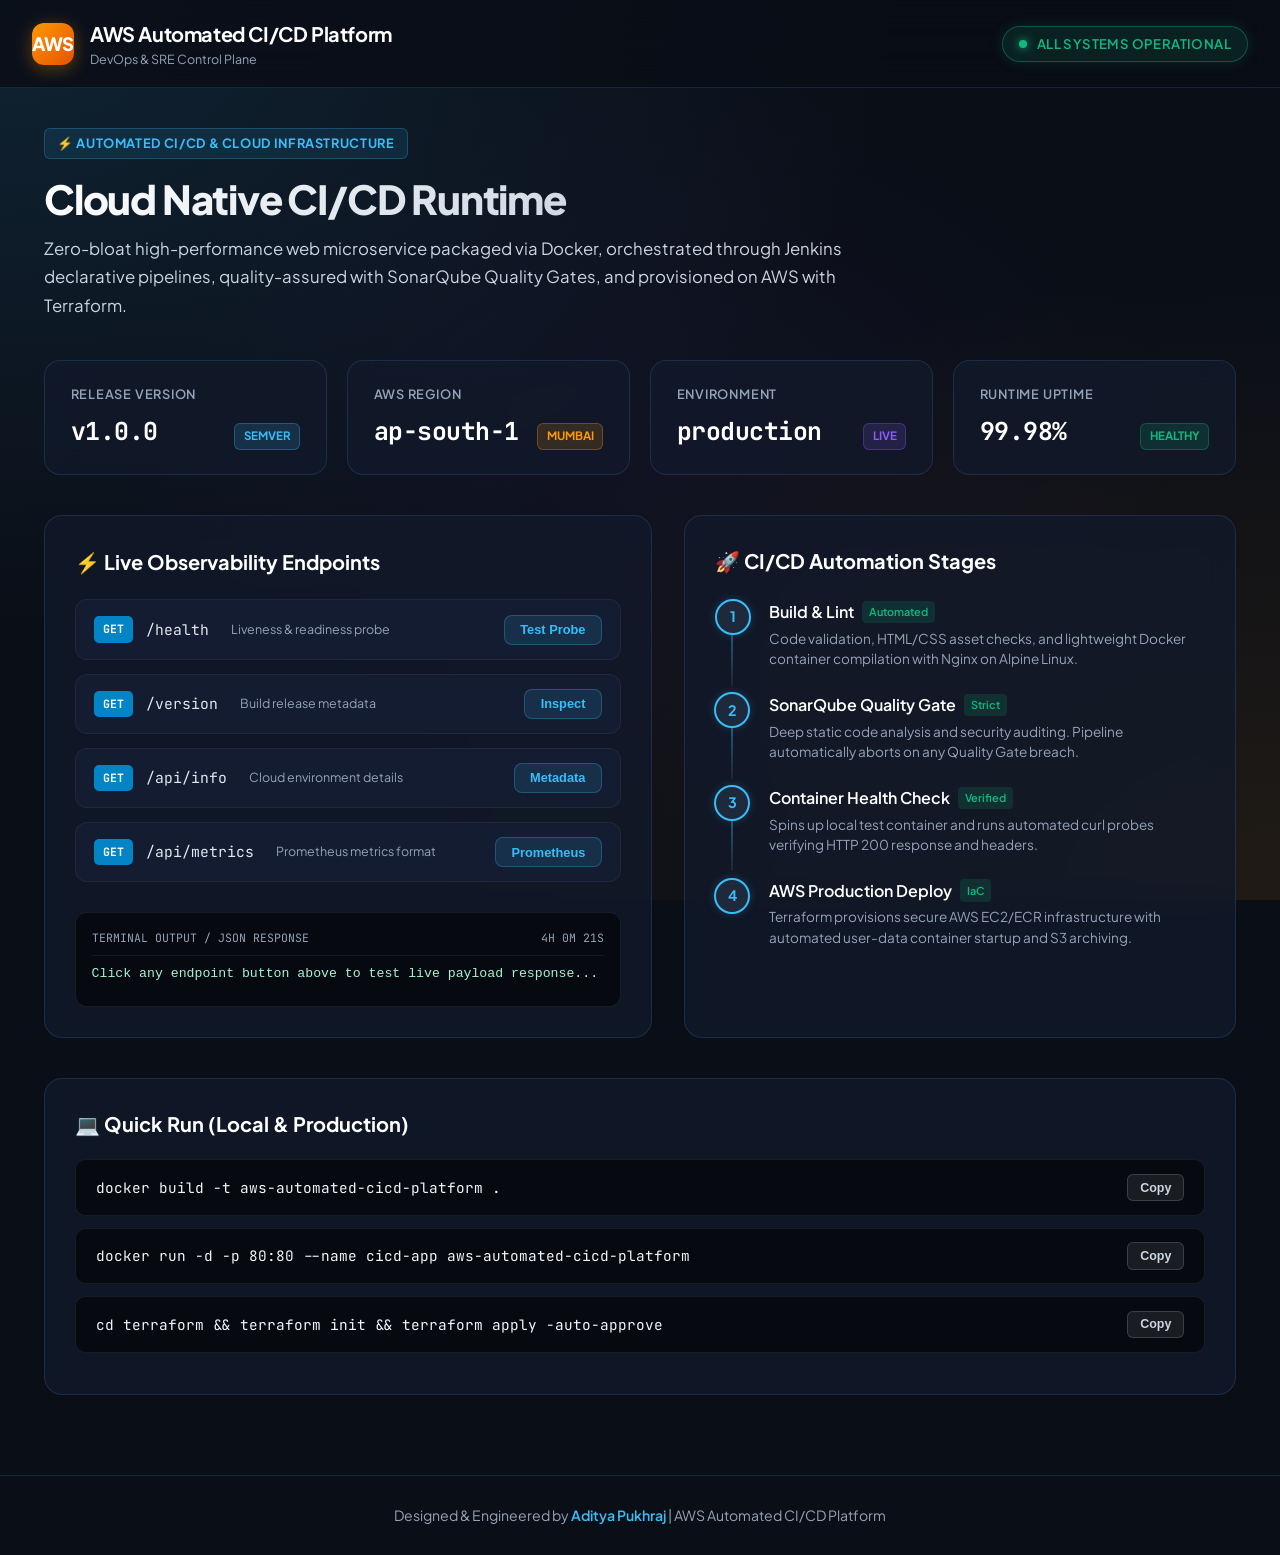
<file: index.html>
<!DOCTYPE html>
<html lang="en">
<head>
  <meta charset="UTF-8" />
  <meta name="viewport" content="width=device-width, initial-scale=1.0" />
  <meta name="description" content="AWS Automated CI/CD Platform - Cloud-Native Microservice & Observability Dashboard engineered with Docker, Jenkins, SonarQube, and Terraform." />
  <meta name="author" content="Aditya Pukhraj" />
  <title>AWS Automated CI/CD Platform | SRE Telemetry & Control Plane</title>
  
  <!-- Modern Typography -->
  <link rel="preconnect" href="https://fonts.googleapis.com">
  <link rel="preconnect" href="https://fonts.gstatic.com" crossorigin>
  <link href="https://fonts.googleapis.com/css2?family=JetBrains+Mono:wght@400;500;700&family=Plus+Jakarta+Sans:wght@400;500;600;700;800&display=swap" rel="stylesheet">
  
  <!-- Stylesheet -->
  <link rel="stylesheet" href="style.css" />
</head>
<body>
  <!-- Header -->
  <header>
    <div class="nav-container">
      <div class="brand">
        <div class="brand-icon">AWS</div>
        <div>
          <div class="brand-title">AWS Automated CI/CD Platform</div>
          <div class="brand-subtitle">DevOps & SRE Control Plane</div>
        </div>
      </div>
      <div class="header-status">
        <div class="badge-healthy">
          <div class="pulse-dot"></div>
          <span id="system-status-text">ALL SYSTEMS OPERATIONAL</span>
        </div>
      </div>
    </div>
  </header>

  <!-- Main Content -->
  <main>
    <!-- Hero Section -->
    <section class="hero">
      <div class="hero-tag">⚡ Automated CI/CD & Cloud Infrastructure</div>
      <h1 class="hero-title">Cloud Native CI/CD Runtime</h1>
      <p class="hero-subtitle">
        Zero-bloat high-performance web microservice packaged via Docker, orchestrated through Jenkins declarative pipelines, quality-assured with SonarQube Quality Gates, and provisioned on AWS with Terraform.
      </p>
    </section>

    <!-- Real-time Telemetry Metrics -->
    <section class="metrics-grid">
      <div class="metric-card">
        <div class="metric-label">Release Version</div>
        <div class="metric-value-wrap">
          <span class="metric-value" id="val-version">v1.0.0</span>
          <span class="metric-tag tag-blue">SEMVER</span>
        </div>
      </div>
      <div class="metric-card">
        <div class="metric-label">AWS Region</div>
        <div class="metric-value-wrap">
          <span class="metric-value" id="val-region">ap-south-1</span>
          <span class="metric-tag tag-orange">MUMBAI</span>
        </div>
      </div>
      <div class="metric-card">
        <div class="metric-label">Environment</div>
        <div class="metric-value-wrap">
          <span class="metric-value" id="val-env">production</span>
          <span class="metric-tag tag-purple">LIVE</span>
        </div>
      </div>
      <div class="metric-card">
        <div class="metric-label">Runtime Uptime</div>
        <div class="metric-value-wrap">
          <span class="metric-value" id="val-uptime">99.98%</span>
          <span class="metric-tag tag-emerald">HEALTHY</span>
        </div>
      </div>
    </section>

    <!-- Two-Column Interactive View -->
    <div class="content-grid">
      <!-- Live Observability Endpoints Card -->
      <section class="section-card">
        <h2>⚡ Live Observability Endpoints</h2>
        
        <div class="endpoint-item">
          <div class="endpoint-left">
            <span class="http-verb">GET</span>
            <span class="endpoint-path">/health</span>
            <span class="endpoint-desc">Liveness & readiness probe</span>
          </div>
          <button class="endpoint-btn" onclick="testEndpoint('health')">Test Probe</button>
        </div>

        <div class="endpoint-item">
          <div class="endpoint-left">
            <span class="http-verb">GET</span>
            <span class="endpoint-path">/version</span>
            <span class="endpoint-desc">Build release metadata</span>
          </div>
          <button class="endpoint-btn" onclick="testEndpoint('version')">Inspect</button>
        </div>

        <div class="endpoint-item">
          <div class="endpoint-left">
            <span class="http-verb">GET</span>
            <span class="endpoint-path">/api/info</span>
            <span class="endpoint-desc">Cloud environment details</span>
          </div>
          <button class="endpoint-btn" onclick="testEndpoint('info')">Metadata</button>
        </div>

        <div class="endpoint-item">
          <div class="endpoint-left">
            <span class="http-verb">GET</span>
            <span class="endpoint-path">/api/metrics</span>
            <span class="endpoint-desc">Prometheus metrics format</span>
          </div>
          <button class="endpoint-btn" onclick="testEndpoint('metrics')">Prometheus</button>
        </div>

        <!-- Interactive Telemetry Console -->
        <div class="console-box">
          <div class="console-header">
            <span>Terminal Output / JSON Response</span>
            <span id="response-timestamp">READY</span>
          </div>
          <pre class="console-output" id="console-display">Click any endpoint button above to test live payload response...</pre>
        </div>
      </section>

      <!-- CI/CD Pipeline Automation Stages -->
      <section class="section-card">
        <h2>🚀 CI/CD Automation Stages</h2>

        <div class="pipeline-stage">
          <div class="stage-number">1</div>
          <div class="stage-content">
            <h3>Build & Lint <span class="stage-badge">Automated</span></h3>
            <p>Code validation, HTML/CSS asset checks, and lightweight Docker container compilation with Nginx on Alpine Linux.</p>
          </div>
        </div>

        <div class="pipeline-stage">
          <div class="stage-number">2</div>
          <div class="stage-content">
            <h3>SonarQube Quality Gate <span class="stage-badge">Strict</span></h3>
            <p>Deep static code analysis and security auditing. Pipeline automatically aborts on any Quality Gate breach.</p>
          </div>
        </div>

        <div class="pipeline-stage">
          <div class="stage-number">3</div>
          <div class="stage-content">
            <h3>Container Health Check <span class="stage-badge">Verified</span></h3>
            <p>Spins up local test container and runs automated curl probes verifying HTTP 200 response and headers.</p>
          </div>
        </div>

        <div class="pipeline-stage">
          <div class="stage-number">4</div>
          <div class="stage-content">
            <h3>AWS Production Deploy <span class="stage-badge">IaC</span></h3>
            <p>Terraform provisions secure AWS EC2/ECR infrastructure with automated user-data container startup and S3 archiving.</p>
          </div>
        </div>
      </section>
    </div>

    <!-- Quick Run Guide Section -->
    <section class="quick-run-card">
      <h2>💻 Quick Run (Local & Production)</h2>
      
      <div class="code-snippet-wrap">
        <code>docker build -t aws-automated-cicd-platform .</code>
        <button class="copy-btn" onclick="copyCode(this, 'docker build -t aws-automated-cicd-platform .')">Copy</button>
      </div>

      <div class="code-snippet-wrap">
        <code>docker run -d -p 80:80 --name cicd-app aws-automated-cicd-platform</code>
        <button class="copy-btn" onclick="copyCode(this, 'docker run -d -p 80:80 --name cicd-app aws-automated-cicd-platform')">Copy</button>
      </div>

      <div class="code-snippet-wrap">
        <code>cd terraform && terraform init && terraform apply -auto-approve</code>
        <button class="copy-btn" onclick="copyCode(this, 'cd terraform && terraform init && terraform apply -auto-approve')">Copy</button>
      </div>
    </section>
  </main>

  <!-- Footer -->
  <footer>
    Designed & Engineered by <a href="https://github.com/adityapukhraj1303" target="_blank" rel="noopener noreferrer">Aditya Pukhraj</a> | AWS Automated CI/CD Platform
  </footer>

  <!-- Interactive Logic -->
  <script>
    const mockResponses = {
      health: {
        status: "UP",
        timestamp: new Date().toISOString(),
        checks: [
          { name: "web_server", status: "OK", latency_ms: 1.2 },
          { name: "docker_runtime", status: "OK", engine: "Docker 24.0+" },
          { name: "aws_region_connectivity", status: "OK", region: "ap-south-1" }
        ],
        http_code: 200
      },
      version: {
        project: "aws-automated-cicd-platform",
        version: "1.0.0",
        release_channel: "production",
        git_commit: "938919f",
        build_engine: "Jenkins Declarative Pipeline",
        author: "Aditya Pukhraj"
      },
      info: {
        environment: "production",
        aws_region: "ap-south-1",
        container_os: "Alpine Linux (Nginx)",
        iac_framework: "Terraform 1.7+",
        ci_cd_platform: "Jenkins + SonarQube",
        port: 80
      },
      metrics: `# HELP http_requests_total Total number of HTTP requests
# TYPE http_requests_total counter
http_requests_total{method="GET",handler="/health",status="200"} 1842
http_requests_total{method="GET",handler="/",status="200"} 4529
# HELP process_cpu_seconds_total Total user and system CPU time spent in seconds
# TYPE process_cpu_seconds_total counter
process_cpu_seconds_total 12.45
# HELP container_memory_usage_bytes Current memory usage in bytes
# TYPE container_memory_usage_bytes gauge
container_memory_usage_bytes 14882816`
    };

    function testEndpoint(type) {
      const display = document.getElementById('console-display');
      const timestamp = document.getElementById('response-timestamp');
      timestamp.innerText = new Date().toLocaleTimeString();

      const data = mockResponses[type];
      if (typeof data === 'string') {
        display.innerText = data;
        display.style.color = '#38bdf8';
      } else {
        display.innerText = JSON.stringify(data, null, 2);
        display.style.color = '#a7f3d0';
      }
    }

    function copyCode(btn, text) {
      navigator.clipboard.writeText(text).then(() => {
        const original = btn.innerText;
        btn.innerText = 'Copied!';
        btn.style.backgroundColor = '#10b981';
        btn.style.color = '#fff';
        setTimeout(() => {
          btn.innerText = original;
          btn.style.backgroundColor = '';
          btn.style.color = '';
        }, 1800);
      });
    }

    // Dynamic timer
    let uptimeSeconds = 14420;
    setInterval(() => {
      uptimeSeconds++;
      const hrs = Math.floor(uptimeSeconds / 3600);
      const mins = Math.floor((uptimeSeconds % 3600) / 60);
      const secs = uptimeSeconds % 60;
      document.getElementById('response-timestamp').innerText = `${hrs}h ${mins}m ${secs}s`;
    }, 1000);
  </script>
</body>
</html>
</file>
<file: style.css>
/* ==============================================================================
   AWS Automated CI/CD Platform - SRE Control Plane & Observability Dashboard
   Design System: Modern Glassmorphic Dark UI, Vibrant Cloud Accents, Responsive
   ============================================================================== */

:root {
  --bg-primary: #0a0e17;
  --bg-secondary: #0f172a;
  --bg-surface: rgba(18, 26, 43, 0.75);
  --bg-card: rgba(23, 33, 56, 0.65);
  --bg-card-hover: rgba(30, 44, 75, 0.8);
  --border-color: rgba(66, 153, 225, 0.18);
  --border-glow: rgba(56, 189, 248, 0.45);
  --accent-aws: #ff9900;
  --accent-aws-glow: rgba(255, 153, 0, 0.35);
  --accent-cyan: #38bdf8;
  --accent-cyan-glow: rgba(56, 189, 248, 0.3);
  --accent-emerald: #10b981;
  --accent-emerald-glow: rgba(16, 185, 129, 0.3);
  --accent-purple: #8b5cf6;
  --text-main: #f8fafc;
  --text-secondary: #cbd5e1;
  --text-muted: #94a3b8;
  --font-sans: 'Plus Jakarta Sans', -apple-system, BlinkMacSystemFont, 'Segoe UI', Roboto, sans-serif;
  --font-mono: 'JetBrains Mono', 'Fira Code', monospace;
  --transition-fast: 0.2s ease;
  --transition-normal: 0.3s ease;
}

* {
  box-sizing: border-box;
  margin: 0;
  padding: 0;
}

body {
  background-color: var(--bg-primary);
  background-image: 
    radial-gradient(at 0% 0%, rgba(56, 189, 248, 0.12) 0px, transparent 50%),
    radial-gradient(at 100% 100%, rgba(255, 153, 0, 0.09) 0px, transparent 50%),
    radial-gradient(at 50% 50%, rgba(139, 92, 246, 0.05) 0px, transparent 60%);
  background-attachment: fixed;
  color: var(--text-main);
  font-family: var(--font-sans);
  min-height: 100vh;
  display: flex;
  flex-direction: column;
  line-height: 1.6;
  -webkit-font-smoothing: antialiased;
}

/* ── Header & Navigation ─────────────────────────────────────────────────── */
header {
  border-bottom: 1px solid var(--border-color);
  backdrop-filter: blur(20px);
  -webkit-backdrop-filter: blur(20px);
  background: rgba(10, 14, 23, 0.85);
  position: sticky;
  top: 0;
  z-index: 50;
  padding: 1.1rem 2rem;
  transition: border-color var(--transition-fast);
}

.nav-container {
  max-width: 1240px;
  margin: 0 auto;
  display: flex;
  justify-content: space-between;
  align-items: center;
  flex-wrap: wrap;
  gap: 1rem;
}

.brand {
  display: flex;
  align-items: center;
  gap: 1rem;
}

.brand-icon {
  width: 42px;
  height: 42px;
  background: linear-gradient(135deg, #ff9900 0%, #e65100 100%);
  border-radius: 12px;
  display: flex;
  align-items: center;
  justify-content: center;
  box-shadow: 0 4px 18px var(--accent-aws-glow);
  font-weight: 800;
  font-size: 1.15rem;
  color: #fff;
  letter-spacing: -0.02em;
}

.brand-title {
  font-weight: 700;
  font-size: 1.25rem;
  letter-spacing: -0.02em;
  color: #fff;
}

.brand-subtitle {
  font-size: 0.78rem;
  color: var(--text-muted);
}

.header-status {
  display: flex;
  align-items: center;
  gap: 1rem;
}

.badge-healthy {
  display: inline-flex;
  align-items: center;
  gap: 0.6rem;
  background: rgba(16, 185, 129, 0.12);
  border: 1px solid rgba(16, 185, 129, 0.35);
  color: var(--accent-emerald);
  padding: 0.4rem 1rem;
  border-radius: 9999px;
  font-size: 0.825rem;
  font-weight: 600;
  letter-spacing: 0.03em;
  box-shadow: 0 0 14px rgba(16, 185, 129, 0.15);
}

.pulse-dot {
  width: 8px;
  height: 8px;
  background-color: var(--accent-emerald);
  border-radius: 50%;
  box-shadow: 0 0 10px var(--accent-emerald);
  animation: pulse 2s infinite ease-in-out;
}

@keyframes pulse {
  0%, 100% { opacity: 1; transform: scale(1); }
  50% { opacity: 0.35; transform: scale(0.75); }
}

/* ── Main Layout ─────────────────────────────────────────────────────────── */
main {
  flex: 1;
  max-width: 1240px;
  width: 100%;
  margin: 0 auto;
  padding: 2.5rem 1.5rem;
}

/* ── Hero Banner ─────────────────────────────────────────────────────────── */
.hero {
  margin-bottom: 2.5rem;
}

.hero-tag {
  display: inline-flex;
  align-items: center;
  gap: 0.5rem;
  font-size: 0.8rem;
  font-weight: 700;
  color: var(--accent-cyan);
  background: rgba(56, 189, 248, 0.1);
  border: 1px solid rgba(56, 189, 248, 0.25);
  padding: 0.25rem 0.75rem;
  border-radius: 6px;
  margin-bottom: 1rem;
  letter-spacing: 0.05em;
  text-transform: uppercase;
}

.hero-title {
  font-size: 2.5rem;
  font-weight: 800;
  letter-spacing: -0.03em;
  line-height: 1.2;
  margin-bottom: 0.75rem;
  background: linear-gradient(135deg, #ffffff 0%, #cbd5e1 50%, #94a3b8 100%);
  -webkit-background-clip: text;
  -webkit-text-fill-color: transparent;
}

.hero-subtitle {
  color: var(--text-secondary);
  font-size: 1.05rem;
  max-width: 820px;
  line-height: 1.7;
}

/* ── Metrics Cards Grid ──────────────────────────────────────────────────── */
.metrics-grid {
  display: grid;
  grid-template-columns: repeat(auto-fit, minmax(240px, 1fr));
  gap: 1.25rem;
  margin-bottom: 2.5rem;
}

.metric-card {
  background: var(--bg-surface);
  border: 1px solid var(--border-color);
  border-radius: 16px;
  padding: 1.4rem 1.6rem;
  backdrop-filter: blur(14px);
  -webkit-backdrop-filter: blur(14px);
  transition: transform var(--transition-fast), border-color var(--transition-fast), box-shadow var(--transition-fast);
  position: relative;
  overflow: hidden;
}

.metric-card::before {
  content: '';
  position: absolute;
  top: 0;
  left: 0;
  width: 100%;
  height: 3px;
  background: linear-gradient(90deg, transparent, var(--border-glow), transparent);
  opacity: 0;
  transition: opacity var(--transition-fast);
}

.metric-card:hover {
  transform: translateY(-3px);
  border-color: var(--border-glow);
  box-shadow: 0 10px 25px -5px rgba(0, 0, 0, 0.4), 0 0 15px var(--accent-cyan-glow);
}

.metric-card:hover::before {
  opacity: 1;
}

.metric-label {
  color: var(--text-muted);
  font-size: 0.8rem;
  font-weight: 600;
  text-transform: uppercase;
  letter-spacing: 0.06em;
  margin-bottom: 0.5rem;
}

.metric-value-wrap {
  display: flex;
  align-items: baseline;
  justify-content: space-between;
}

.metric-value {
  font-size: 1.55rem;
  font-weight: 700;
  color: #fff;
  font-family: var(--font-mono);
  letter-spacing: -0.02em;
}

.metric-tag {
  font-size: 0.72rem;
  padding: 0.2rem 0.55rem;
  border-radius: 6px;
  font-family: var(--font-sans);
  font-weight: 700;
  text-transform: uppercase;
}

.tag-blue { background: rgba(56, 189, 248, 0.15); color: var(--accent-cyan); border: 1px solid rgba(56, 189, 248, 0.3); }
.tag-orange { background: rgba(255, 153, 0, 0.15); color: var(--accent-aws); border: 1px solid rgba(255, 153, 0, 0.3); }
.tag-purple { background: rgba(139, 92, 246, 0.15); color: var(--accent-purple); border: 1px solid rgba(139, 92, 246, 0.3); }
.tag-emerald { background: rgba(16, 185, 129, 0.15); color: var(--accent-emerald); border: 1px solid rgba(16, 185, 129, 0.3); }

/* ── Two-Column Content Grid ─────────────────────────────────────────────── */
.content-grid {
  display: grid;
  grid-template-columns: 1.1fr 1fr;
  gap: 2rem;
  margin-bottom: 2.5rem;
}

@media (max-width: 960px) {
  .content-grid {
    grid-template-columns: 1fr;
  }
}

.section-card {
  background: var(--bg-surface);
  border: 1px solid var(--border-color);
  border-radius: 18px;
  padding: 1.85rem;
  backdrop-filter: blur(14px);
  -webkit-backdrop-filter: blur(14px);
  display: flex;
  flex-direction: column;
}

.section-card h2 {
  font-size: 1.25rem;
  font-weight: 700;
  margin-bottom: 1.35rem;
  display: flex;
  align-items: center;
  gap: 0.65rem;
  color: #fff;
}

/* ── Interactive Endpoints Section ───────────────────────────────────────── */
.endpoint-item {
  display: flex;
  align-items: center;
  justify-content: space-between;
  padding: 0.9rem 1.15rem;
  background: var(--bg-card);
  border: 1px solid rgba(255, 255, 255, 0.05);
  border-radius: 12px;
  margin-bottom: 0.85rem;
  transition: all var(--transition-fast);
}

.endpoint-item:hover {
  background: var(--bg-card-hover);
  border-color: rgba(56, 189, 248, 0.25);
  transform: translateX(3px);
}

.endpoint-left {
  display: flex;
  align-items: center;
  gap: 0.85rem;
}

.http-verb {
  font-size: 0.72rem;
  font-weight: 700;
  padding: 0.25rem 0.55rem;
  border-radius: 5px;
  background: #0284c7;
  color: #fff;
  font-family: var(--font-mono);
}

.endpoint-path {
  font-family: var(--font-mono);
  font-size: 0.92rem;
  color: #e2e8f0;
}

.endpoint-desc {
  font-size: 0.78rem;
  color: var(--text-muted);
  margin-left: 0.5rem;
}

.endpoint-btn {
  background: rgba(56, 189, 248, 0.12);
  border: 1px solid rgba(56, 189, 248, 0.28);
  color: var(--accent-cyan);
  font-size: 0.8rem;
  font-weight: 600;
  padding: 0.4rem 0.95rem;
  border-radius: 8px;
  cursor: pointer;
  text-decoration: none;
  transition: all var(--transition-fast);
  display: inline-flex;
  align-items: center;
  gap: 0.4rem;
}

.endpoint-btn:hover {
  background: var(--accent-cyan);
  color: #0a0e17;
  box-shadow: 0 0 12px var(--accent-cyan-glow);
}

/* ── Interactive Terminal / Response Console ─────────────────────────────── */
.console-box {
  margin-top: 1rem;
  background: #06090f;
  border: 1px solid rgba(255, 255, 255, 0.08);
  border-radius: 12px;
  padding: 1rem;
  font-family: var(--font-mono);
  font-size: 0.825rem;
  color: #38bdf8;
  min-height: 95px;
  overflow-x: auto;
  position: relative;
}

.console-header {
  display: flex;
  justify-content: space-between;
  align-items: center;
  padding-bottom: 0.5rem;
  margin-bottom: 0.5rem;
  border-bottom: 1px solid rgba(255, 255, 255, 0.06);
  color: var(--text-muted);
  font-size: 0.72rem;
  text-transform: uppercase;
}

.console-output {
  white-space: pre-wrap;
  word-break: break-all;
  line-height: 1.5;
  color: #a7f3d0;
}

/* ── Pipeline Stages Section ─────────────────────────────────────────────── */
.pipeline-stage {
  display: flex;
  align-items: flex-start;
  gap: 1.15rem;
  margin-bottom: 1.4rem;
  position: relative;
}

.pipeline-stage:not(:last-child)::after {
  content: '';
  position: absolute;
  left: 17px;
  top: 36px;
  bottom: -16px;
  width: 2px;
  background: linear-gradient(180deg, rgba(56, 189, 248, 0.4), rgba(255, 255, 255, 0.06));
}

.stage-number {
  width: 36px;
  height: 36px;
  border-radius: 50%;
  background: #1e293b;
  border: 2px solid var(--accent-cyan);
  color: var(--accent-cyan);
  font-weight: 700;
  font-size: 0.9rem;
  display: flex;
  align-items: center;
  justify-content: center;
  z-index: 2;
  box-shadow: 0 0 10px rgba(56, 189, 248, 0.2);
  transition: all var(--transition-fast);
}

.pipeline-stage:hover .stage-number {
  border-color: var(--accent-aws);
  color: var(--accent-aws);
  box-shadow: 0 0 14px var(--accent-aws-glow);
}

.stage-content {
  flex: 1;
}

.stage-content h3 {
  font-size: 1rem;
  font-weight: 600;
  margin-bottom: 0.25rem;
  color: #fff;
  display: flex;
  align-items: center;
  gap: 0.5rem;
}

.stage-badge {
  font-size: 0.68rem;
  padding: 0.15rem 0.45rem;
  border-radius: 4px;
  background: rgba(16, 185, 129, 0.15);
  color: var(--accent-emerald);
  font-weight: 600;
}

.stage-content p {
  font-size: 0.85rem;
  color: var(--text-muted);
  line-height: 1.5;
}

/* ── Quick Run Card ──────────────────────────────────────────────────────── */
.quick-run-card {
  background: var(--bg-surface);
  border: 1px solid var(--border-color);
  border-radius: 18px;
  padding: 1.85rem;
  backdrop-filter: blur(14px);
  -webkit-backdrop-filter: blur(14px);
  margin-bottom: 2.5rem;
}

.quick-run-card h2 {
  font-size: 1.25rem;
  font-weight: 700;
  margin-bottom: 1.2rem;
  display: flex;
  align-items: center;
  gap: 0.65rem;
  color: #fff;
}

.code-snippet-wrap {
  display: flex;
  align-items: center;
  justify-content: space-between;
  background: #06090f;
  border: 1px solid rgba(255, 255, 255, 0.08);
  border-radius: 10px;
  padding: 0.85rem 1.25rem;
  margin-bottom: 0.75rem;
}

.code-snippet-wrap code {
  font-family: var(--font-mono);
  color: #f1f5f9;
  font-size: 0.9rem;
}

.copy-btn {
  background: rgba(255, 255, 255, 0.08);
  border: 1px solid rgba(255, 255, 255, 0.15);
  color: var(--text-secondary);
  font-size: 0.78rem;
  font-weight: 600;
  padding: 0.35rem 0.75rem;
  border-radius: 6px;
  cursor: pointer;
  transition: all var(--transition-fast);
}

.copy-btn:hover {
  background: var(--accent-aws);
  color: #fff;
  border-color: var(--accent-aws);
}

/* ── Footer ──────────────────────────────────────────────────────────────── */
footer {
  border-top: 1px solid var(--border-color);
  padding: 1.75rem 2rem;
  text-align: center;
  font-size: 0.88rem;
  color: var(--text-muted);
  background: rgba(10, 14, 23, 0.95);
  margin-top: auto;
}

footer a {
  color: var(--accent-cyan);
  text-decoration: none;
  font-weight: 600;
  transition: color var(--transition-fast);
}

footer a:hover {
  color: var(--accent-aws);
  text-decoration: underline;
}

@media (max-width: 640px) {
  header {
    padding: 1rem;
  }
  main {
    padding: 1.5rem 1rem;
  }
  .hero-title {
    font-size: 1.85rem;
  }
  .metrics-grid {
    grid-template-columns: 1fr;
  }
}
</file>
